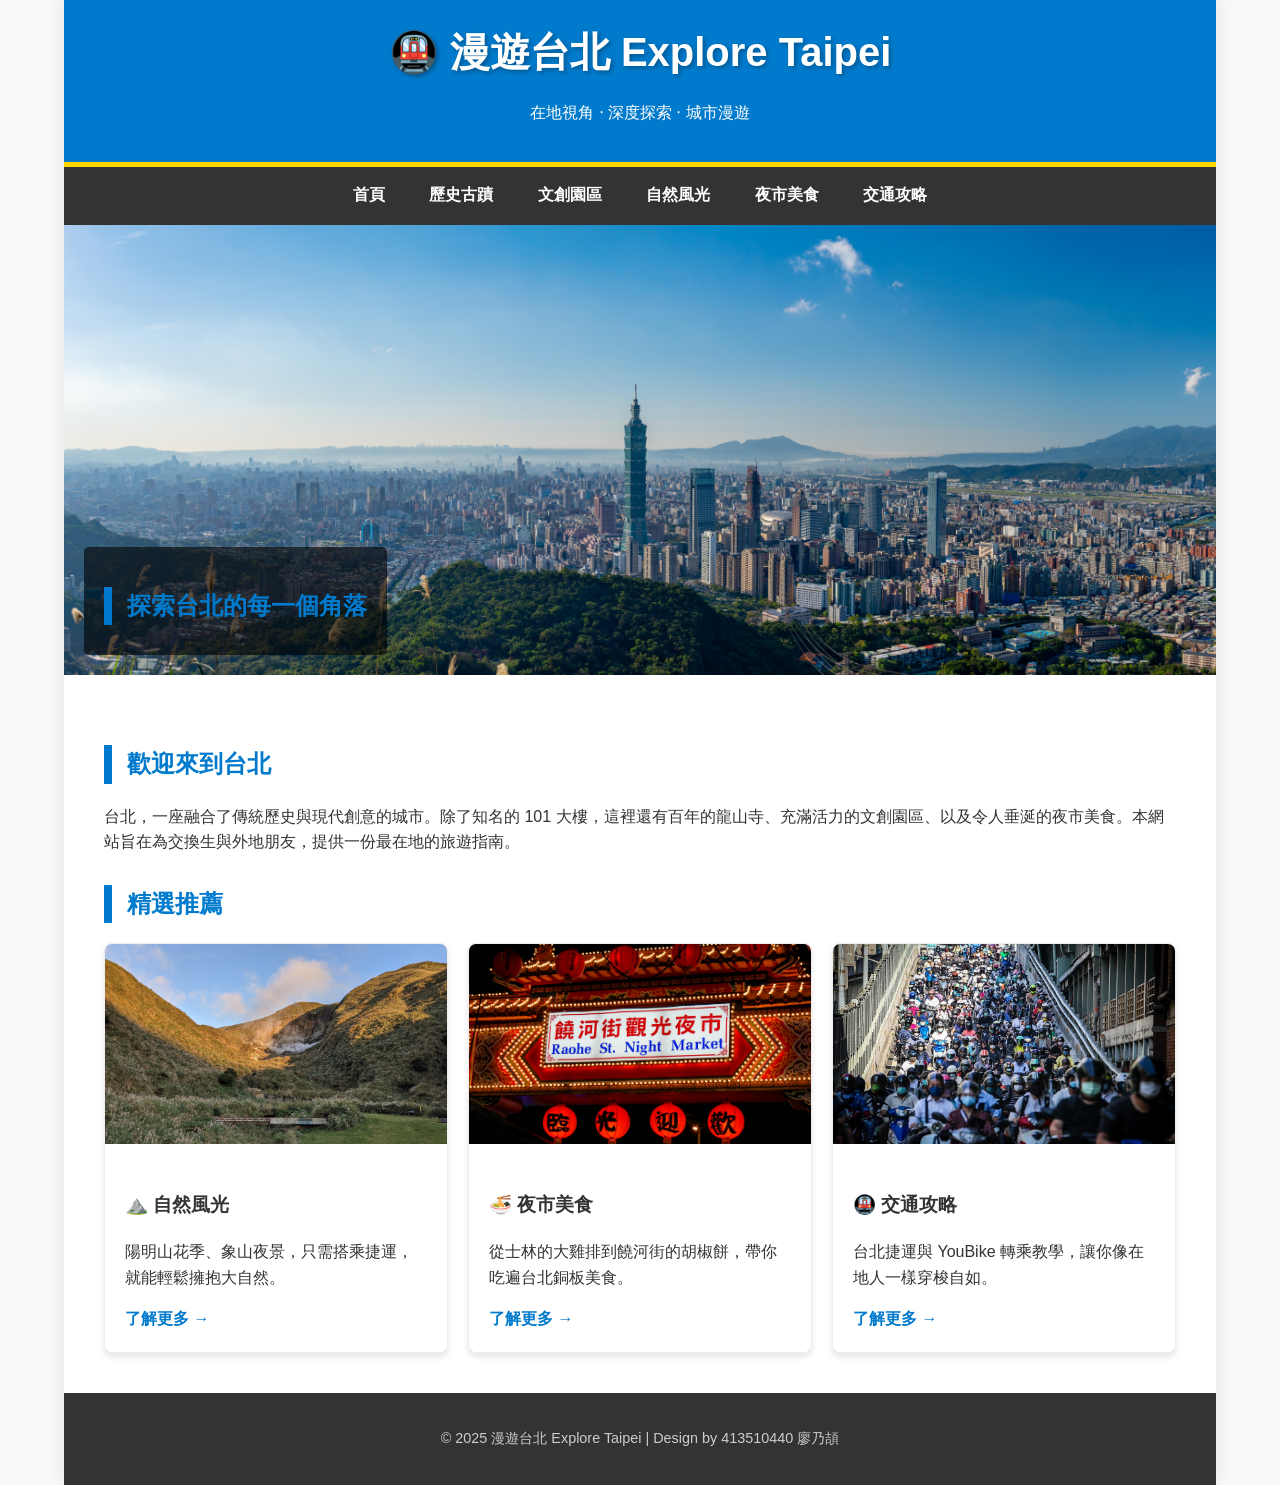
<file: index.html>
<!DOCTYPE html>
<html lang="zh-Hant-TW">
<head>
    <meta charset="UTF-8">
    <meta name="viewport" content="width=device-width, initial-scale=1.0">
    <title>首頁 | 漫遊台北 Explore Taipei</title>
    <link rel="stylesheet" href="style.css">
    <link rel="stylesheet" href="1141_final.css">
</head>
<body>

<a href="https://circuitcortex.github.io/hw3/proposal.html" class="button">
    <span id="ptext" class="button_text">Proposal</span>
</a>
<script src="1141_final.js"></script>

<div class="wrapper">

    <header>
        <h1>🚇 漫遊台北 Explore Taipei</h1>
        <p>在地視角 ‧ 深度探索 ‧ 城市漫遊</p>
    </header>

    <nav>
        <ul>
            <li><a href="index.html">首頁</a></li>
            <li><a href="history.html">歷史古蹟</a></li>
            <li><a href="creative.html">文創園區</a></li>
            <li><a href="nature.html">自然風光</a></li>
            <li><a href="food.html">夜市美食</a></li>
            <li><a href="transport.html">交通攻略</a></li>
        </ul>
    </nav>

    <div style="width:100%; height:450px; overflow:hidden; position:relative;">
        <img src="images/banner.jpg" alt="台北101城市景觀" style="width:100%; height:100%; object-fit:cover;">
        <div style="position:absolute; bottom:20px; left:20px; background:rgba(0,0,0,0.6); color:white; padding:10px 20px; border-radius:5px;">
            <h2>探索台北的每一個角落</h2>
        </div>
    </div>

    <main>
        <section>
            <h2>歡迎來到台北</h2>
            <p>台北，一座融合了傳統歷史與現代創意的城市。除了知名的 101 大樓，這裡還有百年的龍山寺、充滿活力的文創園區、以及令人垂涎的夜市美食。本網站旨在為交換生與外地朋友，提供一份最在地的旅遊指南。</p>
        </section>

        <section>
            <h2>精選推薦</h2>
            <div class="flex-container">
                <article class="card">
                    <img src="images/nature.jpg" alt="自然風光">
                    <div class="card-text">
                        <h3>⛰️ 自然風光</h3>
                        <p>陽明山花季、象山夜景，只需搭乘捷運，就能輕鬆擁抱大自然。</p>
                        <a href="nature.html" style="color:#007ACC; font-weight:bold;">了解更多 →</a>
                    </div>
                </article>

                <article class="card">
                    <img src="images/food.jpg" alt="夜市美食">
                    <div class="card-text">
                        <h3>🍜 夜市美食</h3>
                        <p>從士林的大雞排到饒河街的胡椒餅，帶你吃遍台北銅板美食。</p>
                        <a href="food.html" style="color:#007ACC; font-weight:bold;">了解更多 →</a>
                    </div>
                </article>

                <article class="card">
                    <img src="images/transport.jpg" alt="交通攻略">
                    <div class="card-text">
                        <h3>🚇 交通攻略</h3>
                        <p>台北捷運與 YouBike 轉乘教學，讓你像在地人一樣穿梭自如。</p>
                        <a href="transport.html" style="color:#007ACC; font-weight:bold;">了解更多 →</a>
                    </div>
                </article>
            </div>
        </section>
    </main>

    <footer>
        <p>&copy; 2025 漫遊台北 Explore Taipei | Design by 413510440 廖乃頡</p>
    </footer>

</div>

</body>
</html>
</file>
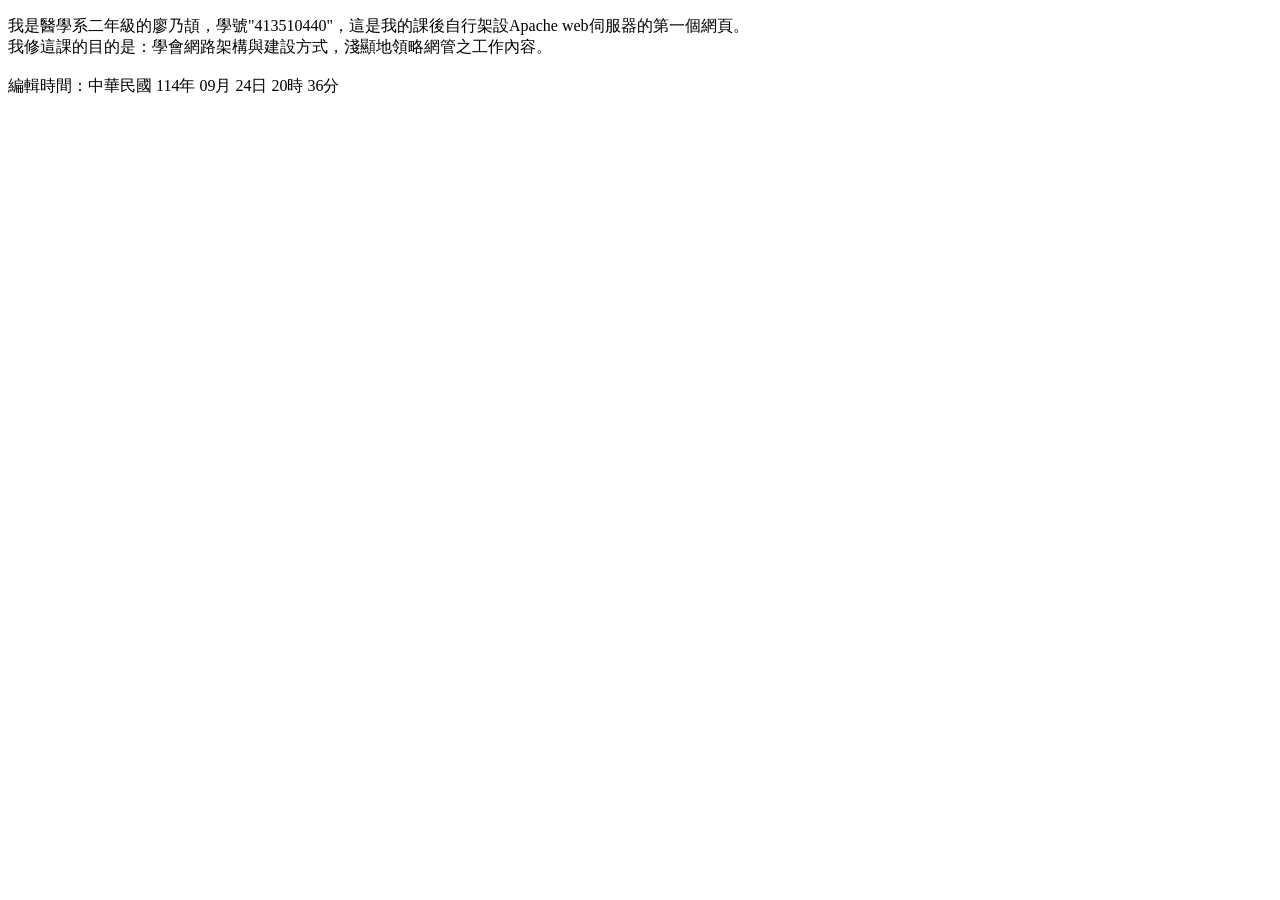
<file: hw1/index.html>
<!DOCTYPE html>
<html lang="zh-Hant-TW">
<head>
    <meta http-equiv="Content-Type" content="text/html; charset=utf-8">
    <title>作業一</title>
</head>

<body>
    <p>
    我是醫學系二年級的廖乃頡，學號"413510440"，這是我的課後自行架設Apache web伺服器的第一個網頁。<br>
    我修這課的目的是：學會網路架構與建設方式，淺顯地領略網管之工作內容。<br><br>
    編輯時間：中華民國 114年 09月 24日 20時 36分
    </p>
</body>

</html>
</file>
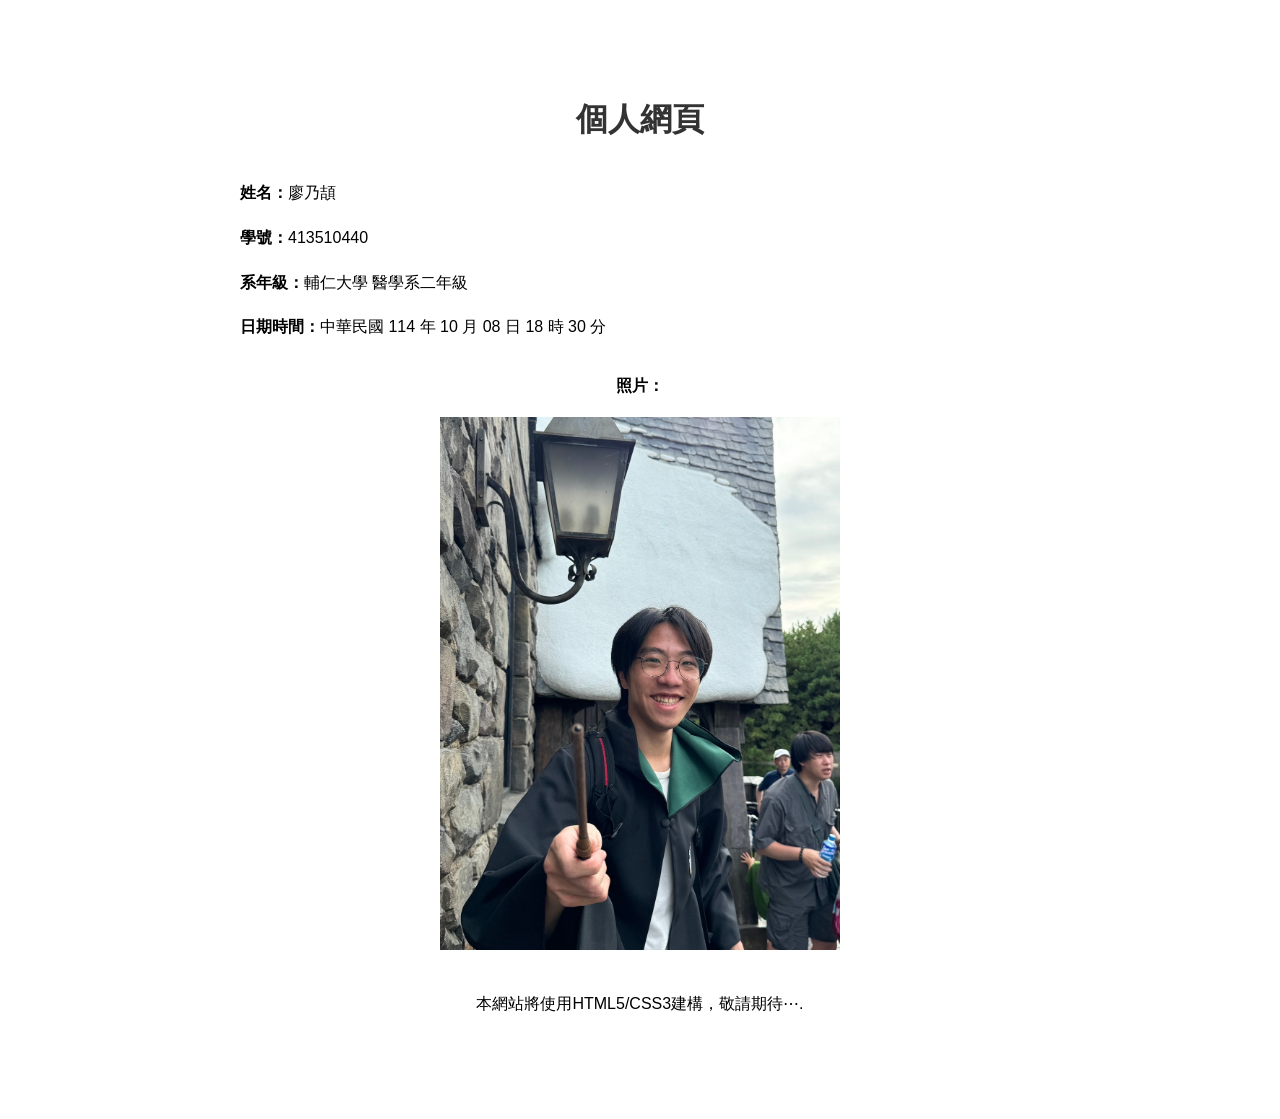
<file: hw2/index.html>
<!DOCTYPE html>
<html lang="zh-Hant-TW">
<head>
    <meta charset="UTF-8">
    <meta name="viewport" content="width=device-width, initial-scale=1.0">
    <title>廖乃頡的個人網頁</title>
    <style>
        body {
            font-family: Arial, sans-serif;
            max-width: 800px;
            margin: 50px auto;
            padding: 20px;
            line-height: 1.8;
        }

        h1 {
            text-align: center;
            color: #333;
        }

        .info {
            margin: 30px 0;
        }

        .photo {
            text-align: center;
            margin: 30px 0;
        }

        .photo img {
            max-width: 400px;
            width: 100%;
            height: auto;
        }

        .future {
            margin: 30px 0;
            text-align: center;
        }
    </style>
</head>
<body>
<h1>個人網頁</h1>

<div class="info">
    <p><strong>姓名：</strong>廖乃頡</p>
    <p><strong>學號：</strong>413510440</p>
    <p><strong>系年級：</strong>輔仁大學 醫學系二年級</p>
    <p><strong>日期時間：</strong>中華民國 114 年 10 月 08 日 18 時 30 分</p>
</div>

<div class="photo">
    <p><strong>照片：</strong></p>
    <img src="photo.jpg" alt="廖乃頡的照片">
</div>

<div class="future">
    <p>本網站將使用HTML5/CSS3建構，敬請期待⋯.</p>
</div>
</body>
</html>
</file>
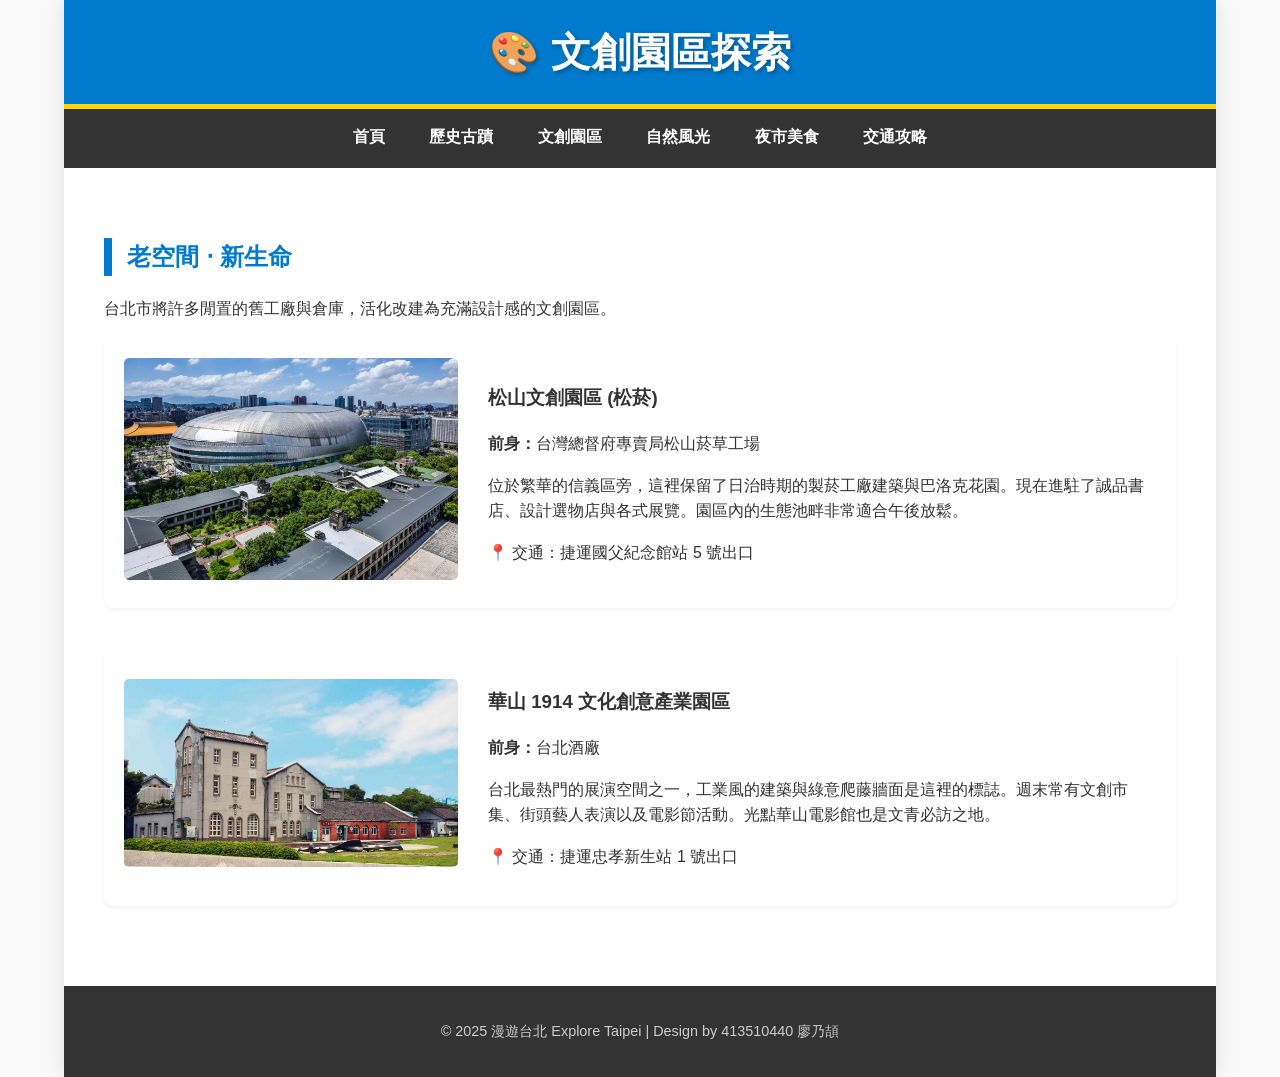
<file: creative.html>
<!DOCTYPE html>
<html lang="zh-Hant-TW">
<head>
    <meta charset="UTF-8">
    <meta name="viewport" content="width=device-width, initial-scale=1.0">
    <title>文創園區 | 漫遊台北 Explore Taipei</title>
    <link rel="stylesheet" href="style.css">
    <style>
        /* [頁面專屬樣式] 示範在個別頁面加入 CSS */
        .spot-block {
            display: flex;
            margin-bottom: 40px;
            background: #fff;
            padding: 20px;
            border-radius: 10px;
            box-shadow: 0 2px 5px rgba(0,0,0,0.05);
            align-items: center; /* 垂直置中 */
        }
        .spot-img {
            flex: 1;
            max-width: 400px;
            margin-right: 30px;
        }
        .spot-img img {
            width: 100%;
            border-radius: 5px;
        }
        .spot-info {
            flex: 2;
        }
        /* RWD: 手機版變成上下排列 */
        @media (max-width: 768px) {
            .spot-block {
                flex-direction: column;
            }
            .spot-img {
                margin-right: 0;
                margin-bottom: 20px;
                max-width: 100%;
            }
        }
    </style>
</head>
<body>

<div class="wrapper">

    <header>
        <h1>🎨 文創園區探索</h1>
    </header>

    <nav>
        <ul>
            <li><a href="index.html">首頁</a></li>
            <li><a href="history.html">歷史古蹟</a></li>
            <li><a href="creative.html">文創園區</a></li>
            <li><a href="nature.html">自然風光</a></li>
            <li><a href="food.html">夜市美食</a></li>
            <li><a href="transport.html">交通攻略</a></li>
        </ul>
    </nav>

    <main>
        <h2>老空間 ‧ 新生命</h2>
        <p>台北市將許多閒置的舊工廠與倉庫，活化改建為充滿設計感的文創園區。</p>

        <div class="spot-block">
            <div class="spot-img">
                <img src="images/songshan.jpg" alt="松山文創園區">
            </div>
            <div class="spot-info">
                <h3>松山文創園區 (松菸)</h3>
                <p><strong>前身：</strong>台灣總督府專賣局松山菸草工場</p>
                <p>位於繁華的信義區旁，這裡保留了日治時期的製菸工廠建築與巴洛克花園。現在進駐了誠品書店、設計選物店與各式展覽。園區內的生態池畔非常適合午後放鬆。</p>
                <p>📍 交通：捷運國父紀念館站 5 號出口</p>
            </div>
        </div>

        <div class="spot-block">
            <div class="spot-img">
                <img src="images/huashan.jpg" alt="華山1914文創園區">
            </div>
            <div class="spot-info">
                <h3>華山 1914 文化創意產業園區</h3>
                <p><strong>前身：</strong>台北酒廠</p>
                <p>台北最熱門的展演空間之一，工業風的建築與綠意爬藤牆面是這裡的標誌。週末常有文創市集、街頭藝人表演以及電影節活動。光點華山電影館也是文青必訪之地。</p>
                <p>📍 交通：捷運忠孝新生站 1 號出口</p>
            </div>
        </div>

    </main>

    <footer>
        <p>&copy; 2025 漫遊台北 Explore Taipei | Design by 413510440 廖乃頡</p>
    </footer>

</div>

</body>
</html>
</file>
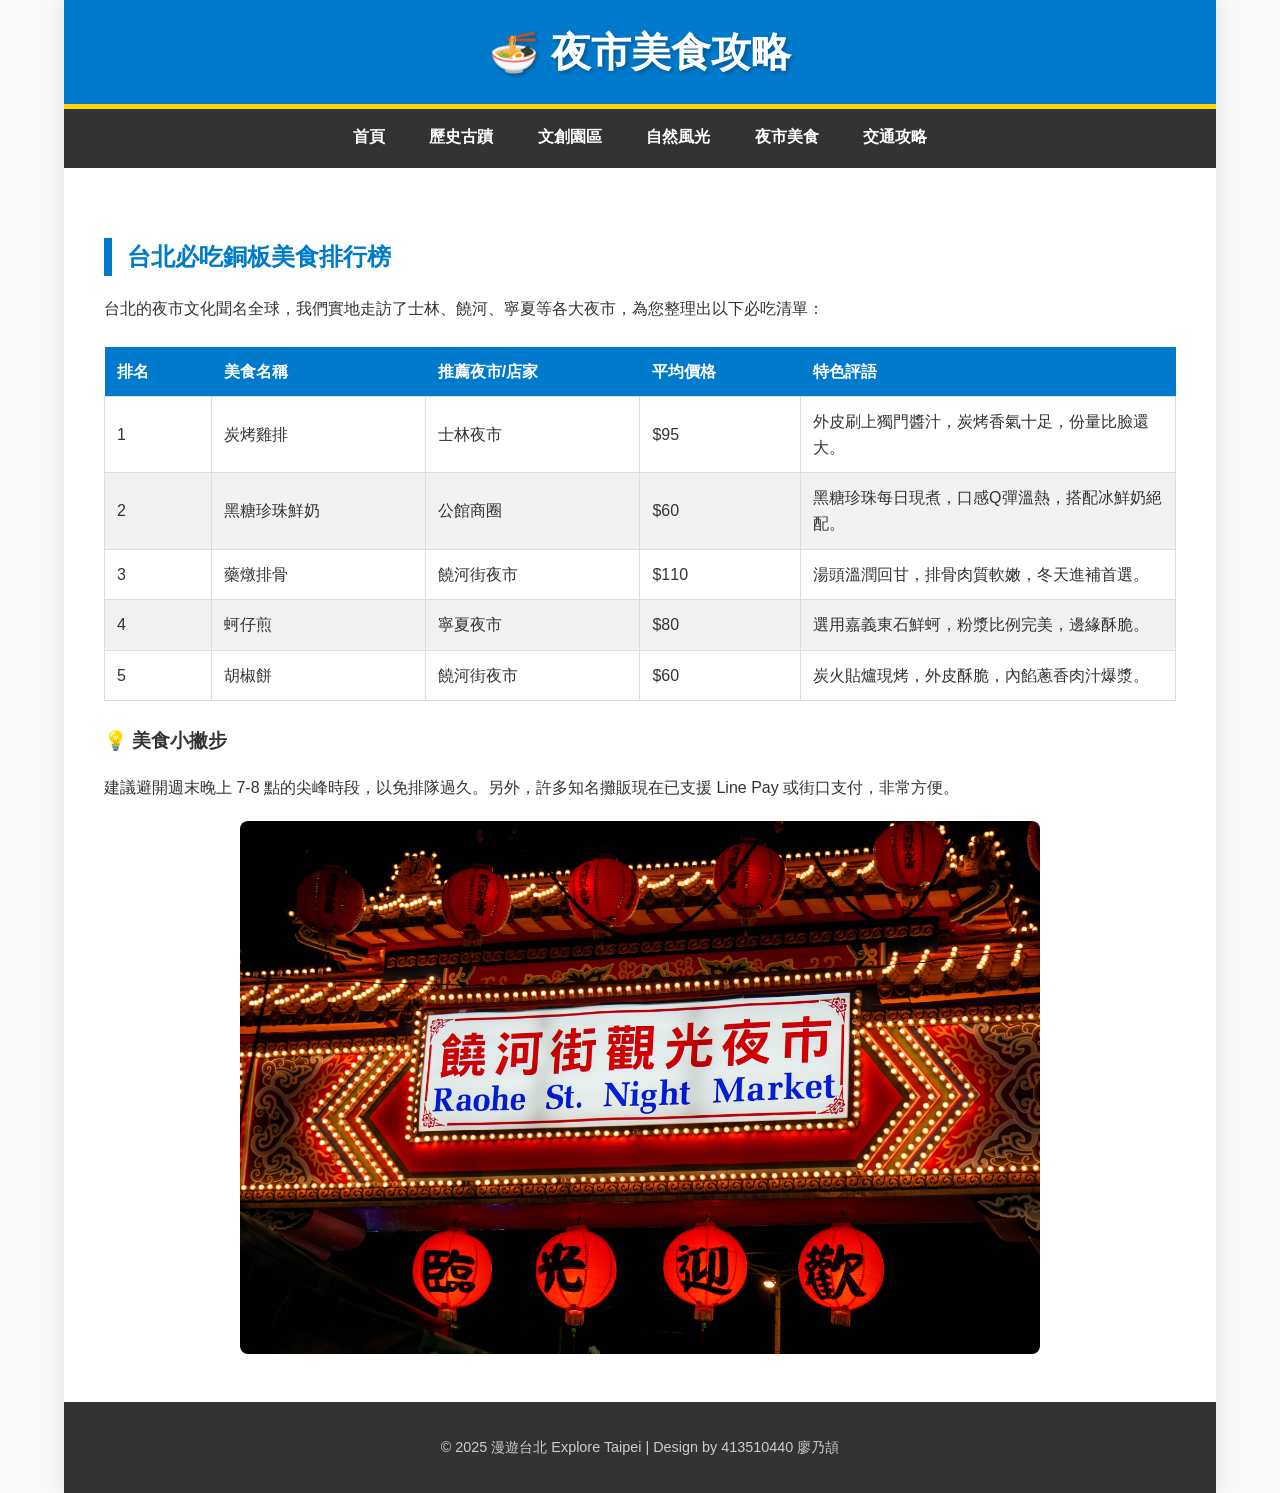
<file: food.html>
<!DOCTYPE html>
<html lang="zh-Hant-TW">
<head>
    <meta charset="UTF-8">
    <meta name="viewport" content="width=device-width, initial-scale=1.0">
    <title>夜市美食 | 漫遊台北 Explore Taipei</title>
    <link rel="stylesheet" href="style.css">
</head>
<body>

<div class="wrapper">

    <header>
        <h1>🍜 夜市美食攻略</h1>
    </header>

    <nav>
        <ul>
            <li><a href="index.html">首頁</a></li>
            <li><a href="history.html">歷史古蹟</a></li>
            <li><a href="creative.html">文創園區</a></li>
            <li><a href="nature.html">自然風光</a></li>
            <li><a href="food.html">夜市美食</a></li>
            <li><a href="transport.html">交通攻略</a></li>
        </ul>
    </nav>

    <main>
        <h2>台北必吃銅板美食排行榜</h2>
        <p>台北的夜市文化聞名全球，我們實地走訪了士林、饒河、寧夏等各大夜市，為您整理出以下必吃清單：</p>

        <table class="styled-table">
            <thead>
            <tr>
                <th width="10%">排名</th>
                <th width="20%">美食名稱</th>
                <th width="20%">推薦夜市/店家</th>
                <th width="15%">平均價格</th>
                <th>特色評語</th>
            </tr>
            </thead>
            <tbody>
            <tr>
                <td>1</td>
                <td>炭烤雞排</td>
                <td>士林夜市</td>
                <td>$95</td>
                <td>外皮刷上獨門醬汁，炭烤香氣十足，份量比臉還大。</td>
            </tr>
            <tr>
                <td>2</td>
                <td>黑糖珍珠鮮奶</td>
                <td>公館商圈</td>
                <td>$60</td>
                <td>黑糖珍珠每日現煮，口感Q彈溫熱，搭配冰鮮奶絕配。</td>
            </tr>
            <tr>
                <td>3</td>
                <td>藥燉排骨</td>
                <td>饒河街夜市</td>
                <td>$110</td>
                <td>湯頭溫潤回甘，排骨肉質軟嫩，冬天進補首選。</td>
            </tr>
            <tr>
                <td>4</td>
                <td>蚵仔煎</td>
                <td>寧夏夜市</td>
                <td>$80</td>
                <td>選用嘉義東石鮮蚵，粉漿比例完美，邊緣酥脆。</td>
            </tr>
            <tr>
                <td>5</td>
                <td>胡椒餅</td>
                <td>饒河街夜市</td>
                <td>$60</td>
                <td>炭火貼爐現烤，外皮酥脆，內餡蔥香肉汁爆漿。</td>
            </tr>
            </tbody>
        </table>

        <h3>💡 美食小撇步</h3>
        <p>建議避開週末晚上 7-8 點的尖峰時段，以免排隊過久。另外，許多知名攤販現在已支援 Line Pay 或街口支付，非常方便。</p>

        <div style="text-align: center; margin-top: 20px;">
            <img src="images/food.jpg" alt="夜市美食合照" style="width: 100%; max-width: 800px; border-radius: 8px;">
        </div>

    </main>

    <footer>
        <p>&copy; 2025 漫遊台北 Explore Taipei | Design by 413510440 廖乃頡</p>
    </footer>

</div>

</body>
</html>
</file>
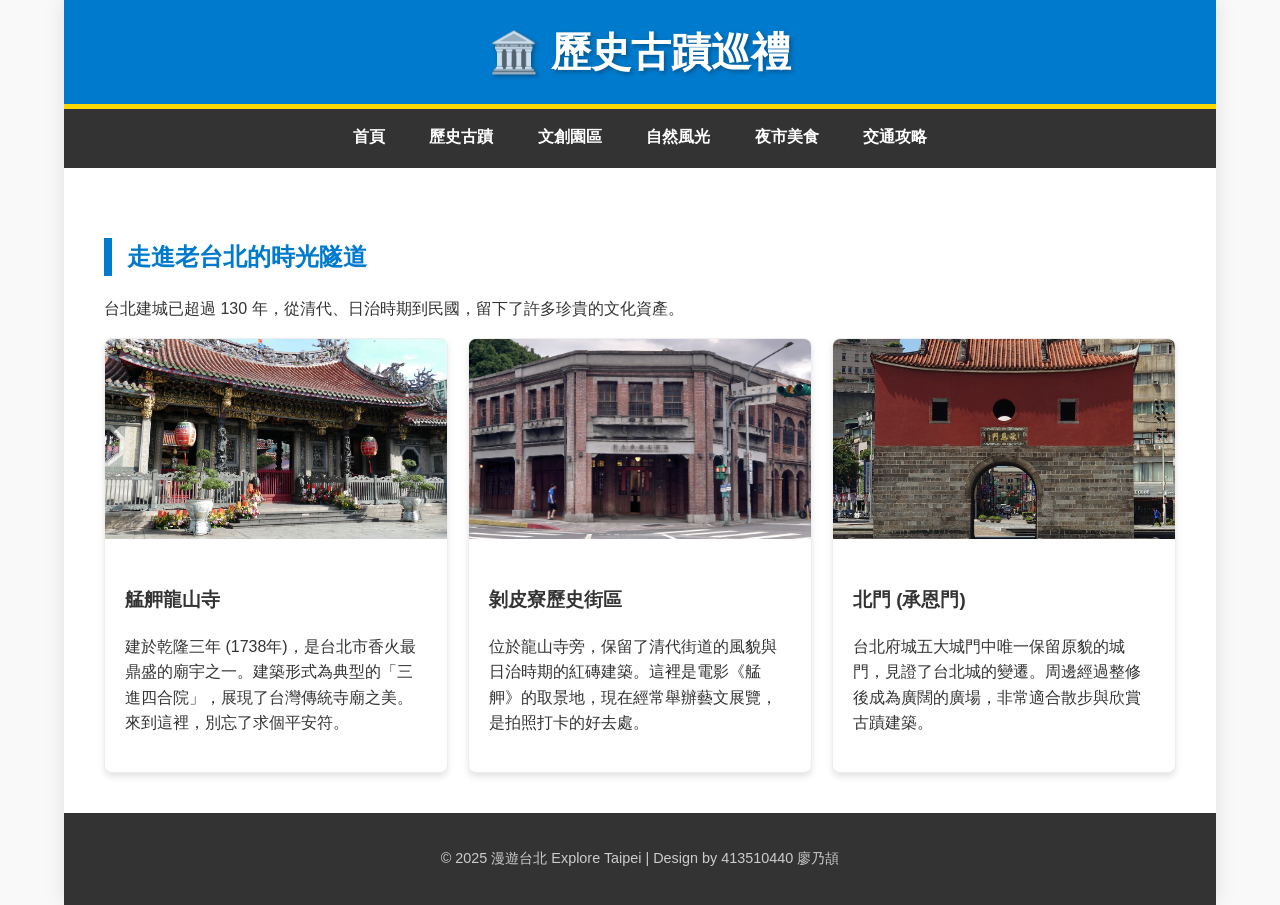
<file: history.html>
<!DOCTYPE html>
<html lang="zh-Hant-TW">
<head>
    <meta charset="UTF-8">
    <meta name="viewport" content="width=device-width, initial-scale=1.0">
    <title>歷史古蹟 | 漫遊台北 Explore Taipei</title>
    <link rel="stylesheet" href="style.css">
</head>
<body>

<div class="wrapper">

    <header>
        <h1>🏛️ 歷史古蹟巡禮</h1>
    </header>

    <nav>
        <ul>
            <li><a href="index.html">首頁</a></li>
            <li><a href="history.html">歷史古蹟</a></li>
            <li><a href="creative.html">文創園區</a></li>
            <li><a href="nature.html">自然風光</a></li>
            <li><a href="food.html">夜市美食</a></li>
            <li><a href="transport.html">交通攻略</a></li>
        </ul>
    </nav>

    <main>
        <h2>走進老台北的時光隧道</h2>
        <p>台北建城已超過 130 年，從清代、日治時期到民國，留下了許多珍貴的文化資產。</p>

        <div class="flex-container">
            <article class="card">
                <img src="images/longshan.jpg" alt="艋舺龍山寺">
                <div class="card-text">
                    <h3>艋舺龍山寺</h3>
                    <p>建於乾隆三年 (1738年)，是台北市香火最鼎盛的廟宇之一。建築形式為典型的「三進四合院」，展現了台灣傳統寺廟之美。來到這裡，別忘了求個平安符。</p>
                </div>
            </article>

            <article class="card">
                <img src="images/bopiliao.jpg" alt="剝皮寮歷史街區">
                <div class="card-text">
                    <h3>剝皮寮歷史街區</h3>
                    <p>位於龍山寺旁，保留了清代街道的風貌與日治時期的紅磚建築。這裡是電影《艋舺》的取景地，現在經常舉辦藝文展覽，是拍照打卡的好去處。</p>
                </div>
            </article>

            <article class="card">
                <img src="images/beimen.jpg" alt="北門 (承恩門)">
                <div class="card-text">
                    <h3>北門 (承恩門)</h3>
                    <p>台北府城五大城門中唯一保留原貌的城門，見證了台北城的變遷。周邊經過整修後成為廣闊的廣場，非常適合散步與欣賞古蹟建築。</p>
                </div>
            </article>
        </div>

    </main>

    <footer>
        <p>&copy; 2025 漫遊台北 Explore Taipei | Design by 413510440 廖乃頡</p>
    </footer>

</div>

</body>
</html>
</file>
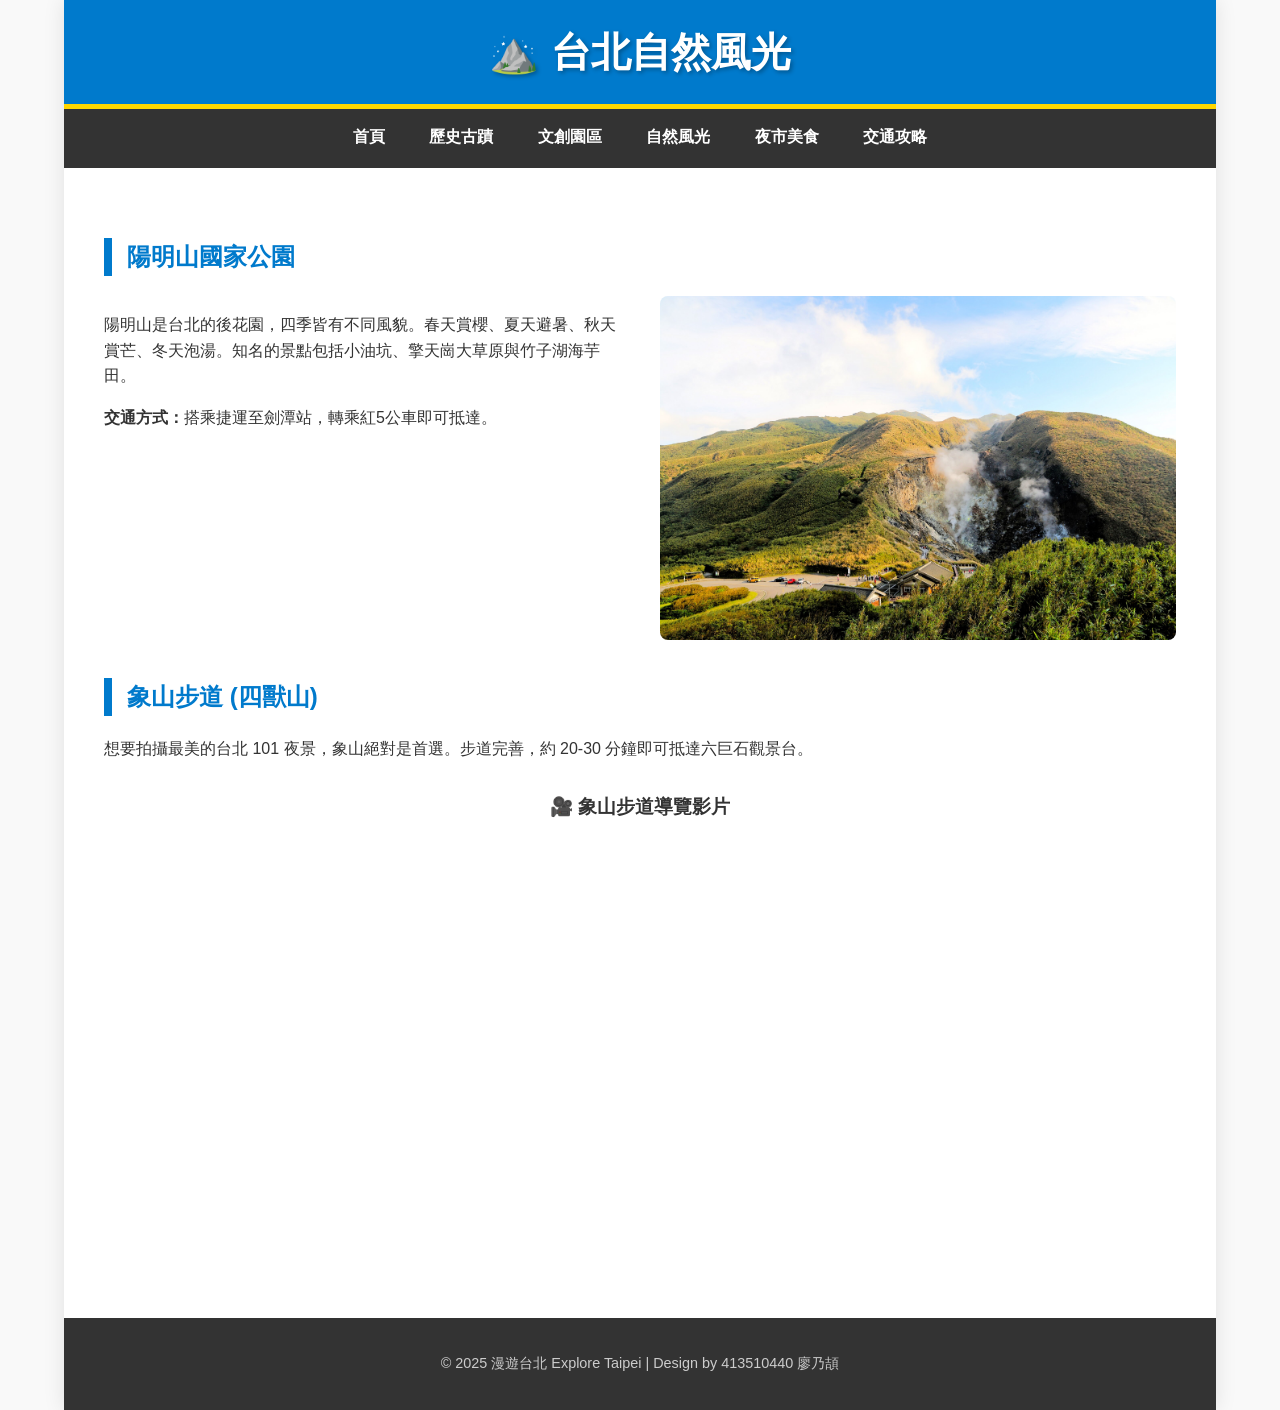
<file: nature.html>
<!DOCTYPE html>
<html lang="zh-Hant-TW">
<head>
    <meta charset="UTF-8">
    <meta name="viewport" content="width=device-width, initial-scale=1.0">
    <title>自然風光 | 漫遊台北</title>
    <link rel="stylesheet" href="style.css">
</head>
<body>

<div class="wrapper">

    <header>
        <h1>⛰️ 台北自然風光</h1>
    </header>

    <nav>
        <ul>
            <li><a href="index.html">首頁</a></li>
            <li><a href="history.html">歷史古蹟</a></li>
            <li><a href="creative.html">文創園區</a></li>
            <li><a href="nature.html">自然風光</a></li>
            <li><a href="food.html">夜市美食</a></li>
            <li><a href="transport.html">交通攻略</a></li>
        </ul>
    </nav>

    <main>
        <h2>陽明山國家公園</h2>
        <div class="flex-container">
            <div style="flex:1; min-width:300px; padding-right:20px;">
                <p>陽明山是台北的後花園，四季皆有不同風貌。春天賞櫻、夏天避暑、秋天賞芒、冬天泡湯。知名的景點包括小油坑、擎天崗大草原與竹子湖海芋田。</p>
                <p><strong>交通方式：</strong>搭乘捷運至劍潭站，轉乘紅5公車即可抵達。</p>
            </div>
            <div style="flex:1; min-width:300px;">
                <img src="images/yangmingshan.jpg" alt="陽明山" style="width:100%; border-radius:8px;">
            </div>
        </div>

        <h2>象山步道 (四獸山)</h2>
        <p>想要拍攝最美的台北 101 夜景，象山絕對是首選。步道完善，約 20-30 分鐘即可抵達六巨石觀景台。</p>

        <div style="text-align:center; margin:30px 0;">
            <h3>🎥 象山步道導覽影片</h3>
            <iframe width="100%" height="400" src="https://www.youtube.com/embed/VZV5AVg7NlM?si=1LldEJqbfFvOMSBU" title="YouTube video player" frameborder="0" allow="accelerometer; autoplay; clipboard-write; encrypted-media; gyroscope; picture-in-picture" allowfullscreen></iframe>
        </div>

    </main>

    <footer>
        <p>&copy; 2025 漫遊台北 Explore Taipei | Design by 413510440 廖乃頡</p>
    </footer>

</div>

</body>
</html>
</file>
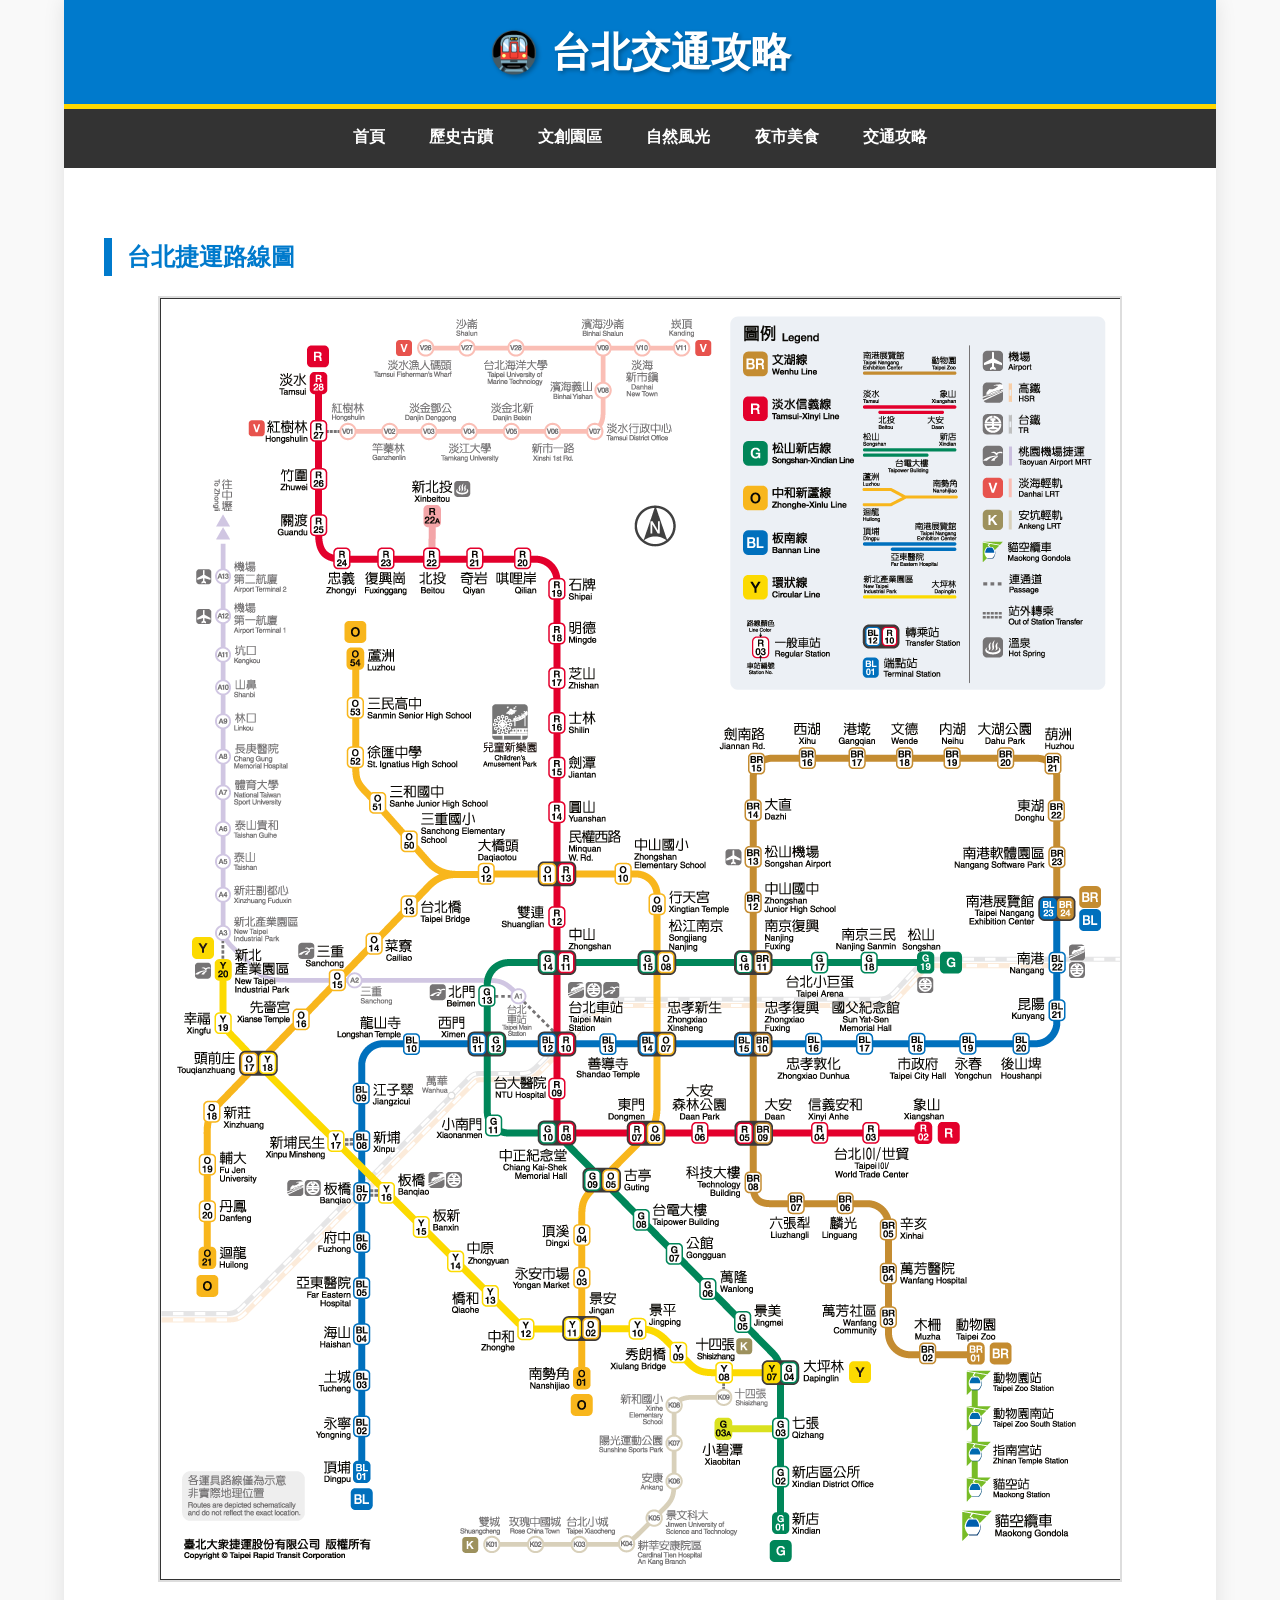
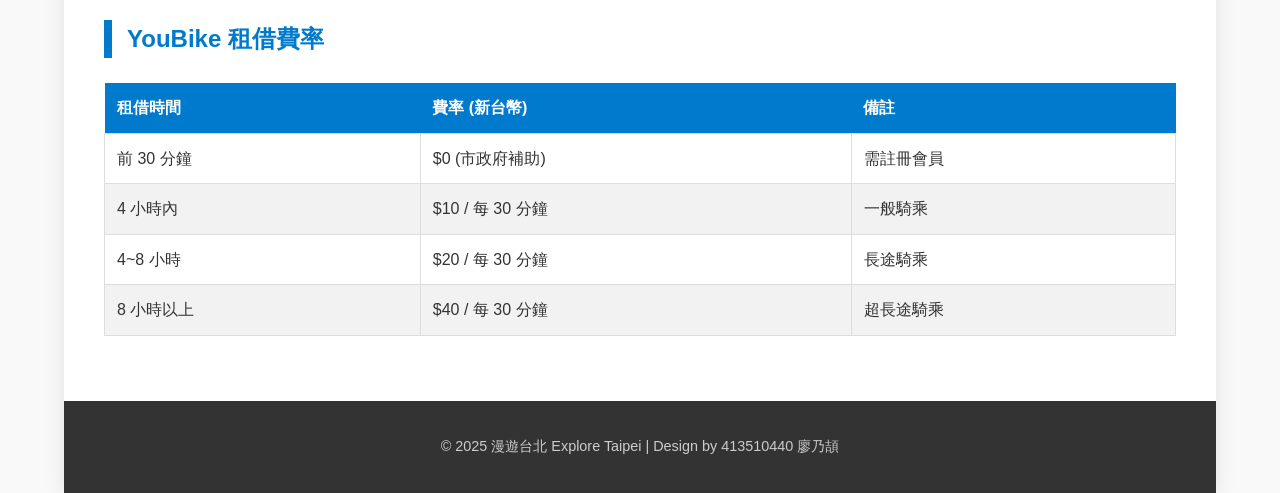
<file: transport.html>
<!DOCTYPE html>
<html lang="zh-Hant-TW">
<head>
    <meta charset="UTF-8">
    <meta name="viewport" content="width=device-width, initial-scale=1.0">
    <title>交通攻略 | 漫遊台北</title>
    <link rel="stylesheet" href="style.css">
</head>
<body>

<div class="wrapper">

    <header>
        <h1>🚇 台北交通攻略</h1>
    </header>

    <nav>
        <ul>
            <li><a href="index.html">首頁</a></li>
            <li><a href="history.html">歷史古蹟</a></li>
            <li><a href="creative.html">文創園區</a></li>
            <li><a href="nature.html">自然風光</a></li>
            <li><a href="food.html">夜市美食</a></li>
            <li><a href="transport.html">交通攻略</a></li>
        </ul>
    </nav>

    <main>
        <h2>台北捷運路線圖</h2>

        <div style="text-align:center;">
            <img src="images/mrt_map.png" alt="台北捷運路線圖" usemap="#mrtmap" style="max-width:100%; border:2px solid #ddd;">
        </div>

        <h2>YouBike 租借費率</h2>
        <table class="styled-table">
            <thead>
            <tr>
                <th>租借時間</th>
                <th>費率 (新台幣)</th>
                <th>備註</th>
            </tr>
            </thead>
            <tbody>
            <tr>
                <td>前 30 分鐘</td>
                <td>$0 (市政府補助)</td>
                <td>需註冊會員</td>
            </tr>
            <tr>
                <td>4 小時內</td>
                <td>$10 / 每 30 分鐘</td>
                <td>一般騎乘</td>
            </tr>
            <tr>
                <td>4~8 小時</td>
                <td>$20 / 每 30 分鐘</td>
                <td>長途騎乘</td>
            </tr>
            <tr>
                <td>8 小時以上</td>
                <td>$40 / 每 30 分鐘</td>
                <td>超長途騎乘</td>
            </tr>
            </tbody>
        </table>

    </main>

    <footer>
        <p>&copy; 2025 漫遊台北 Explore Taipei | Design by 413510440 廖乃頡</p>
    </footer>

</div>

</body>
</html>
</file>
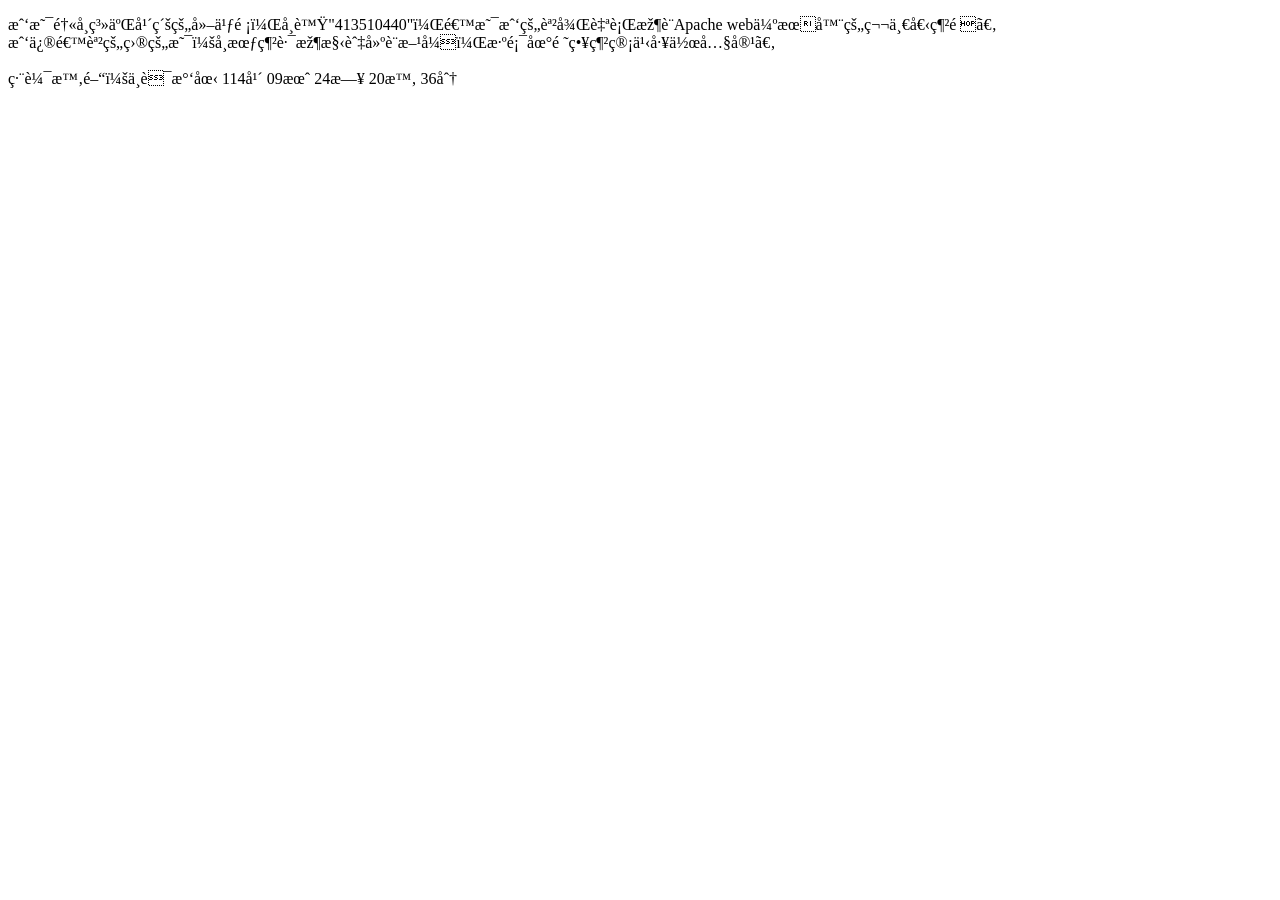
<file: hw1/index_og.html>
<!DOCTYPE html>
<html lang="zh-Hant-TW">
<head>
    <meta content="text/html; charset=utf-8">
    <title>作業一</title>
</head>

<body>
    <p>
    我是醫學系二年級的廖乃頡，學號"413510440"，這是我的課後自行架設Apache web伺服器的第一個網頁。<br>
    我修這課的目的是：學會網路架構與建設方式，淺顯地領略網管之工作內容。<br><br>
    編輯時間：中華民國 114年 09月 24日 20時 36分
    </p>
</body>

</html>
</file>
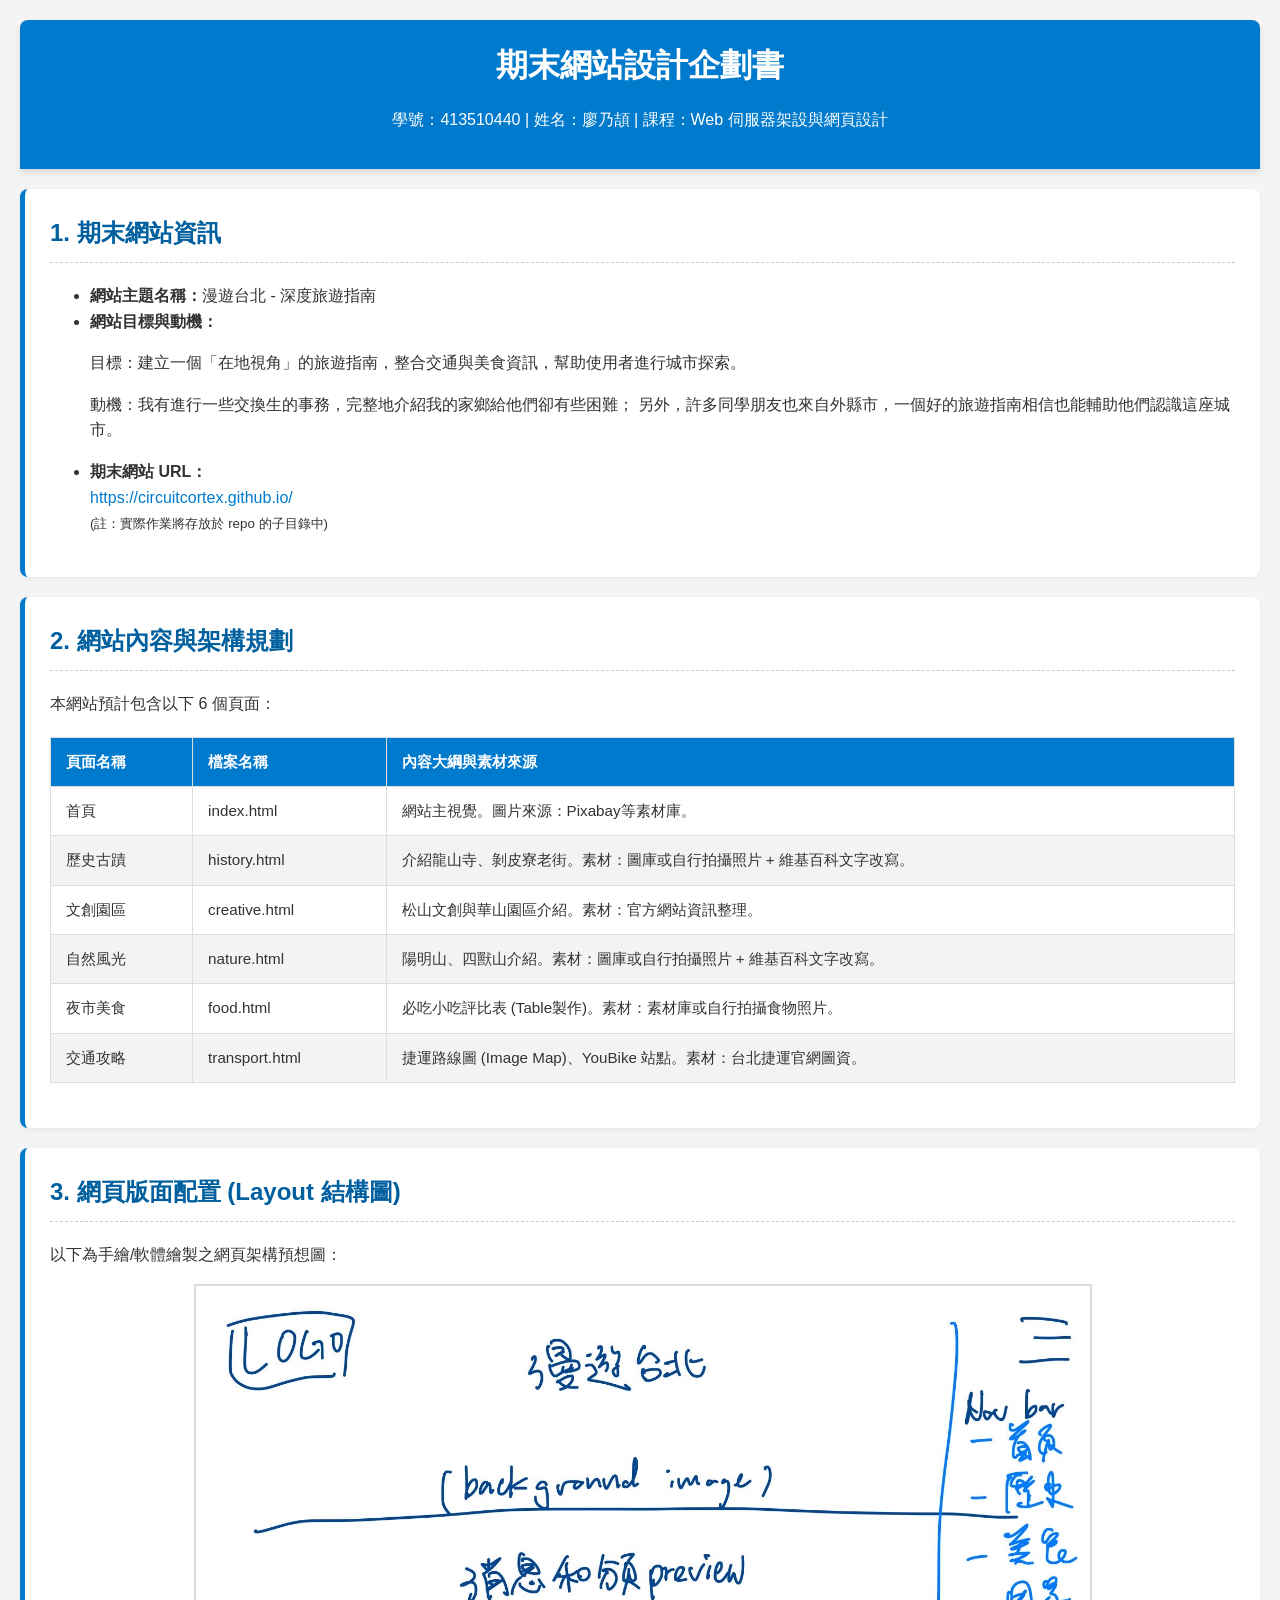
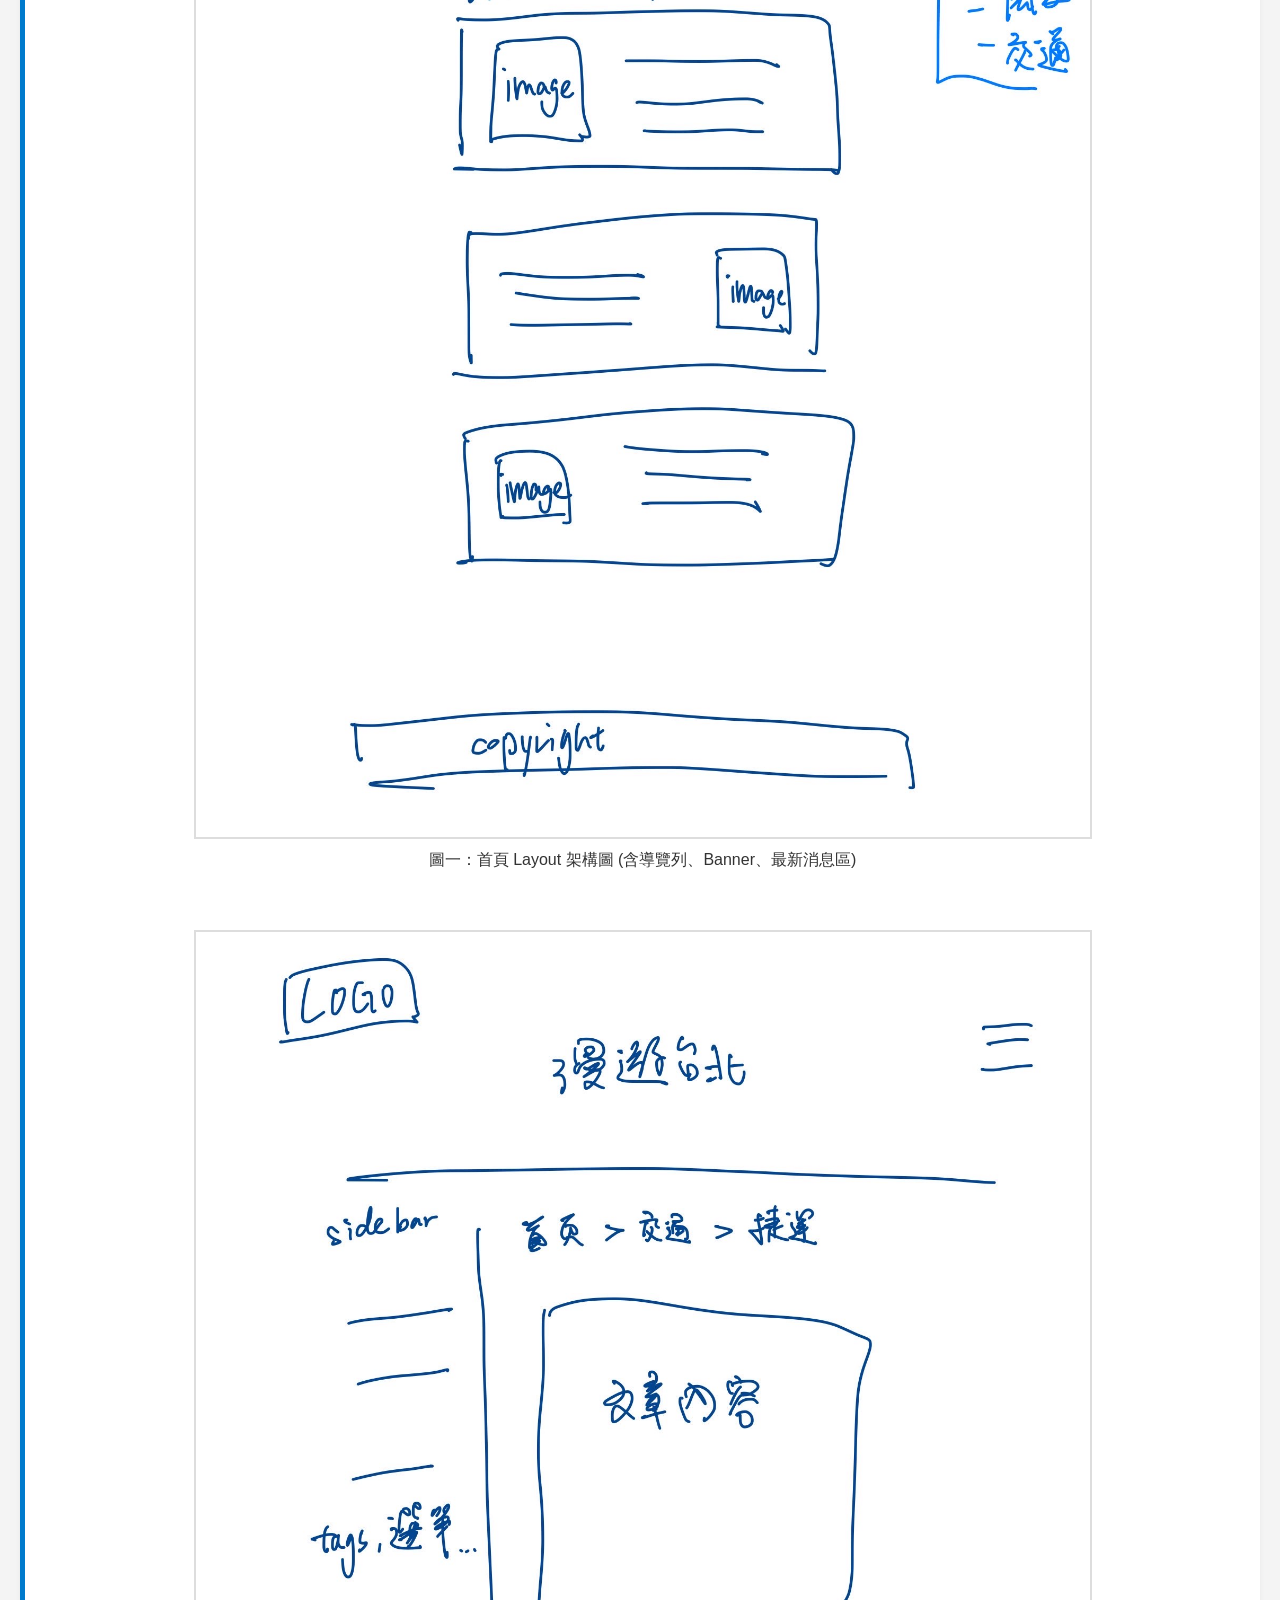
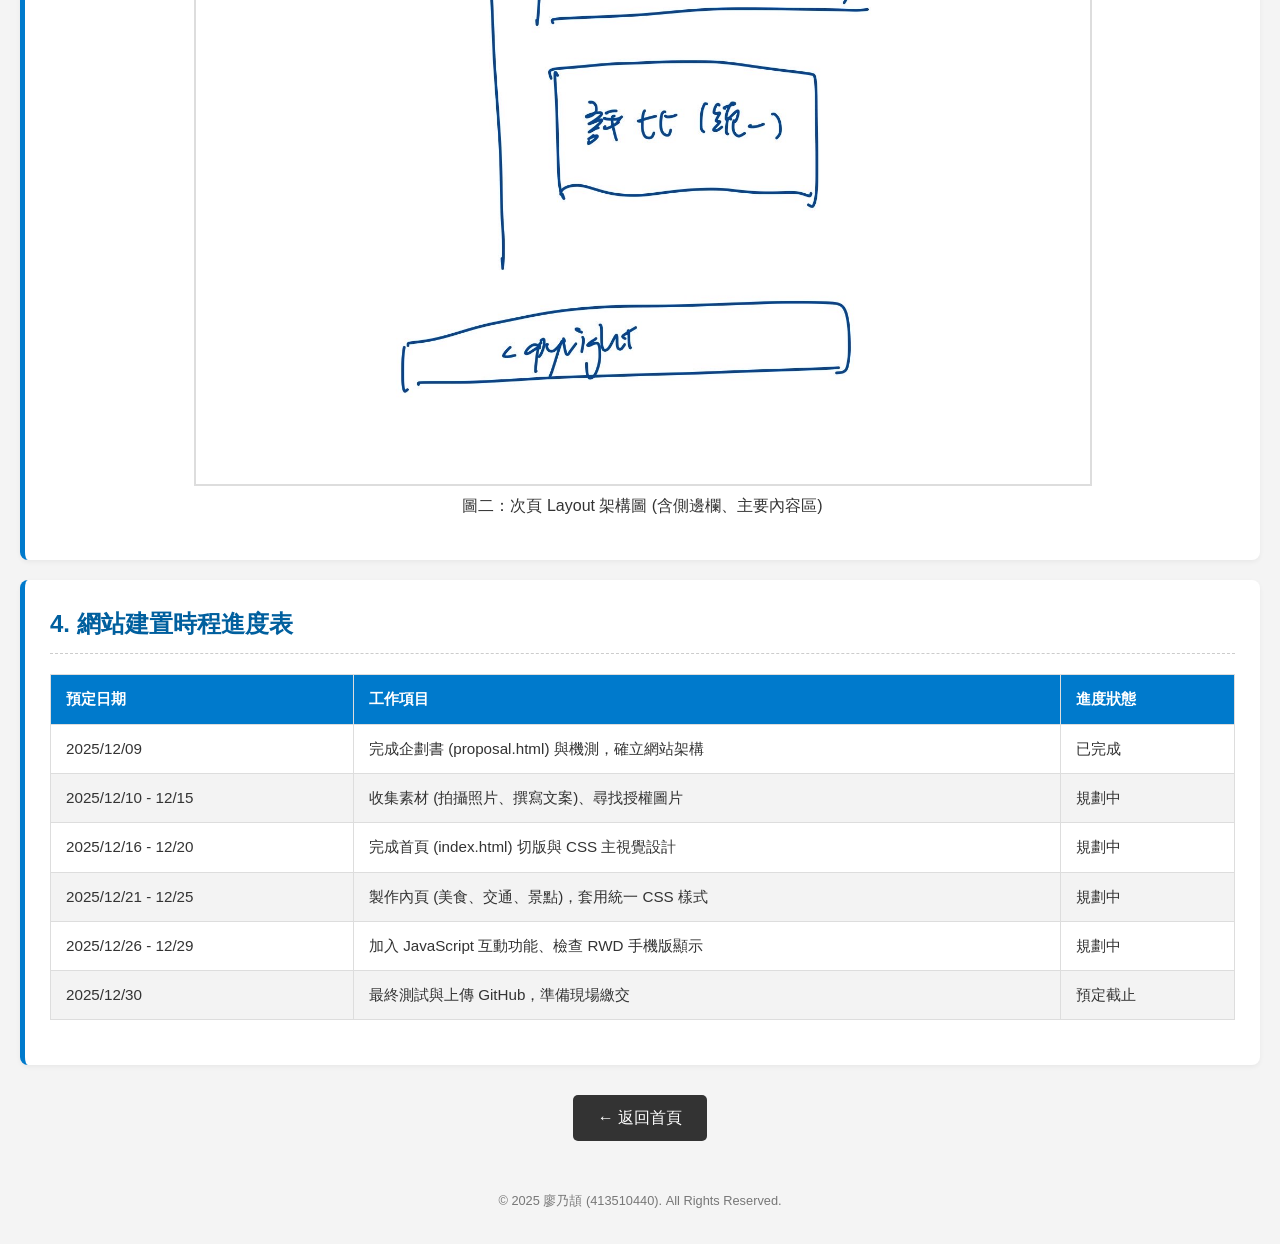
<file: hw3/proposal.html>
<!DOCTYPE html>
<html lang="zh-Hant-TW">
<head>
    <meta charset="UTF-8">
    <meta name="viewport" content="width=device-width, initial-scale=1.0">
    <title>期末網站設計企劃書 | 漫遊台北</title>
    <link rel="stylesheet" href="pro.css">
</head>

<script>
    msg="醫學二廖乃頡於"+document.lastModified+"定稿期末網站企劃書";
    document.title=msg;
</script>

<body>

<header id="main-header">
    <h1>期末網站設計企劃書</h1>
    <p>學號：413510440 | 姓名：廖乃頡 | 課程：Web 伺服器架設與網頁設計</p>
</header>

<main>
    <section class="content-section">
        <h2>1. 期末網站資訊</h2>
        <ul>
            <li><strong>網站主題名稱：</strong>漫遊台北 - 深度旅遊指南</li>
            <li><strong>網站目標與動機：</strong>
                <p>目標：建立一個「在地視角」的旅遊指南，整合交通與美食資訊，幫助使用者進行城市探索。</p>
                <p>動機：我有進行一些交換生的事務，完整地介紹我的家鄉給他們卻有些困難；
                    另外，許多同學朋友也來自外縣市，一個好的旅遊指南相信也能輔助他們認識這座城市。</p>
            </li>
            <li><strong>期末網站 URL：</strong>
                <br>
                <a href="https://circuitcortex.github.io/" target="_blank">https://circuitcortex.github.io/</a>
                <br><small>(註：實際作業將存放於 repo 的子目錄中)</small>
            </li>
        </ul>
    </section>

    <section class="content-section">
        <h2>2. 網站內容與架構規劃</h2>
        <p>本網站預計包含以下 6 個頁面：</p>
        <table class="styled-table">
            <thead>
            <tr>
                <th>頁面名稱</th>
                <th>檔案名稱</th>
                <th>內容大綱與素材來源</th>
            </tr>
            </thead>
            <tbody>
            <tr>
                <td>首頁</td>
                <td>index.html</td>
                <td>網站主視覺。圖片來源：Pixabay等素材庫。</td>
            </tr>
            <tr>
                <td>歷史古蹟</td>
                <td>history.html</td>
                <td>介紹龍山寺、剝皮寮老街。素材：圖庫或自行拍攝照片 + 維基百科文字改寫。</td>
            </tr>
            <tr>
                <td>文創園區</td>
                <td>creative.html</td>
                <td>松山文創與華山園區介紹。素材：官方網站資訊整理。</td>
            </tr>
            <tr>
                <td>自然風光</td>
                <td>nature.html</td>
                <td>陽明山、四獸山介紹。素材：圖庫或自行拍攝照片 + 維基百科文字改寫。</td>
            </tr>
            <tr>
                <td>夜市美食</td>
                <td>food.html</td>
                <td>必吃小吃評比表 (Table製作)。素材：素材庫或自行拍攝食物照片。</td>
            </tr>
            <tr>
                <td>交通攻略</td>
                <td>transport.html</td>
                <td>捷運路線圖 (Image Map)、YouBike 站點。素材：台北捷運官網圖資。</td>
            </tr>
            </tbody>
        </table>
    </section>

    <section class="content-section">
        <h2>3. 網頁版面配置 (Layout 結構圖)</h2>
        <p>以下為手繪/軟體繪製之網頁架構預想圖：</p>

        <div class="layout-images">
            <figure>
                <img src="images/proposal/layout_home.jpg" alt="首頁 Layout 架構圖" class="layout-img">
                <figcaption>圖一：首頁 Layout 架構圖 (含導覽列、Banner、最新消息區)</figcaption>
            </figure>
            <br>
            <figure>
                <img src="images/proposal/layout_sub.jpg" alt="次頁 Layout 架構圖" class="layout-img">
                <figcaption>圖二：次頁 Layout 架構圖 (含側邊欄、主要內容區)</figcaption>
            </figure>
        </div>
    </section>

    <section class="content-section">
        <h2>4. 網站建置時程進度表</h2>
        <table class="styled-table">
            <thead>
            <tr>
                <th>預定日期</th>
                <th>工作項目</th>
                <th>進度狀態</th>
            </tr>
            </thead>
            <tbody>
            <tr>
                <td>2025/12/09</td>
                <td>完成企劃書 (proposal.html) 與機測，確立網站架構</td>
                <td>已完成</td>
            </tr>
            <tr>
                <td>2025/12/10 - 12/15</td>
                <td>收集素材 (拍攝照片、撰寫文案)、尋找授權圖片</td>
                <td>規劃中</td>
            </tr>
            <tr>
                <td>2025/12/16 - 12/20</td>
                <td>完成首頁 (index.html) 切版與 CSS 主視覺設計</td>
                <td>規劃中</td>
            </tr>
            <tr>
                <td>2025/12/21 - 12/25</td>
                <td>製作內頁 (美食、交通、景點)，套用統一 CSS 樣式</td>
                <td>規劃中</td>
            </tr>
            <tr>
                <td>2025/12/26 - 12/29</td>
                <td>加入 JavaScript 互動功能、檢查 RWD 手機版顯示</td>
                <td>規劃中</td>
            </tr>
            <tr>
                <td>2025/12/30</td>
                <td>最終測試與上傳 GitHub，準備現場繳交</td>
                <td>預定截止</td>
            </tr>
            </tbody>
        </table>
    </section>

    <div id="footer-link">
        <a href="https://circuitcortex.github.io/" class="btn">← 返回首頁</a>
    </div>

</main>

<footer>
    <p>&copy; 2025 廖乃頡 (413510440). All Rights Reserved.</p>
</footer>

</body>
</html>
</file>
<file: style.css>
@charset "utf-8";

/* 全域設定 */

/* 全站字型微軟正黑體 */
body {
    font-family: "Microsoft JhengHei", "Noto Sans TC", sans-serif;
    margin: 0;
    padding: 0;
    background-color: #f9f9f9;
    background-attachment: fixed;
    background-size: cover;
    color: #333;
    line-height: 1.6;
}

/* 連結標籤預設樣式 */
a {
    text-decoration: none;
    color: inherit;
    transition: 0.3s;
}

/* 版面配置 */

/* 置中排版*/
.wrapper {
    width: 90%;
    max-width: 1200px;
    margin: 0 auto;
    background-color: rgba(255, 255, 255, 0.95);
    box-shadow: 0 0 20px rgba(0,0,0,0.1);
    min-height: 100vh;
    display: flex;
    flex-direction: column;
}

/* Header */
header {
    background-color: #007ACC;
    color: white;
    padding: 20px 0;
    text-align: center;
    border-bottom: 5px solid #FFD700;
}

/* 網站主標題樣式 */
header h1 {
    margin: 0;
    font-size: 2.5em;
    text-shadow: 2px 2px 4px rgba(0,0,0,0.3);
}

/* 導覽列 (Navigation) */

/* 導覽列容器 */
nav {
    background-color: #333;
    text-align: center;
    position: sticky;
    top: 0;
    z-index: 1000;
}

/* 導覽列清單 */
nav ul {
    list-style: none;
    margin: 0;
    padding: 0;
}

/* 導覽列項目 */
nav ul li {
    display: inline-block;
}

/* 導覽列連結按鈕 */
nav ul li a {
    display: block;
    padding: 15px 20px;
    color: white;
    font-weight: bold;
    border-bottom: 3px solid transparent;
}

/* 導覽列效果 */
nav ul li a:hover {
    color: #FFD700;
    border-bottom: 3px solid #FFD700;
    background-color: #444;
}

/* 主要內容區 */

/* 內容區塊設定 */
main {
    padding: 40px;
    flex: 1;
}

/* 單元標題樣式 */
h2 {
    color: #007ACC;
    border-left: 8px solid #007ACC;
    padding-left: 15px;
    margin-top: 30px;
    margin-bottom: 20px;
}

/* Flexbox 排版 */
.flex-container {
    display: flex;
    justify-content: space-between;
    flex-wrap: wrap;
    gap: 20px;
}

/* 卡片樣式 */
.card {
    flex: 1;
    min-width: 300px;
    background: white;
    border: 1px solid #eee;
    border-radius: 8px;
    overflow: hidden;
    box-shadow: 0 4px 6px rgba(0,0,0,0.1);
    transition: transform 0.3s;
}

/* 卡片效果 */
.card:hover {
    transform: translateY(-5px);
}

/* 卡片圖片 */
.card img {
    width: 100%;
    height: 200px;
    object-fit: cover;
}

/* 卡片內文 */
.card-text {
    padding: 20px;
}

/* 表格樣式 */

/* 表格整體 */
.styled-table {
    width: 100%;
    border-collapse: collapse;
    margin: 25px 0;
    background-color: white;
}

/* 表格標頭 */
.styled-table th {
    background-color: #007ACC;
    color: white;
    padding: 12px;
    text-align: left;
}

/* 表格儲存格 */
.styled-table td {
    border: 1px solid #ddd;
    padding: 12px;
}

/* 隔行變色 */
.styled-table tr:nth-child(even) {
    background-color: #f2f2f2;
}

/* 滑鼠經過變色 */
.styled-table tr:hover {
    background-color: #e6f7ff;
}

/* 頁尾 */
footer {
    background-color: #333;
    color: #ccc;
    text-align: center;
    padding: 20px 0;
    font-size: 0.9em;
}
</file>
<file: 1141_final.css>
﻿/* 定義按鈕出現位置與形態 */
.button {
  text-decoration: none;
  position: fixed; /*使用固定座標並利用 top, right 定位置*/
  top: 20px;
  right: 25px;
  background-color: rgb(153,192,255); /*按鈕背景顏色, 你可自行調整跟你網頁一致*/
  color: #fff; /*按鈕文字顏色, 你可自行調整跟你網頁一致*/
  padding: .9rem 2.2rem;
  border-radius: 3rem;
  opacity: 0;
  transition: .4s;
  width: 4.5rem; /*按鈕寛與高, 單位跟你網頁字大小相關*/
  height: 1.5rem;
}
/* 移到按鈕上放大並產生陰影 */
.button:hover {
  opacity: 1;
  transform: scale(1.3); /*放大1.3倍*/
  transition: 1s;
  box-shadow: 0px 10px 8px 2px rgba(150, 190, 255, 0.7); /*陰影特效*/
}
/* 定義按鈕上文字位置與層級保持最上*/
.button_text {
  position: relative; /*使用相對座標並在底下 z-index 定義放在最上層*/
  z-index: 9999;
  font-size: 1.25rem;
}
</file>
<file: hw3/pro.css>
@charset "utf-8";

body {
    font-family: "Microsoft JhengHei", "Heiti TC", sans-serif;
    line-height: 1.6;
    background-color: #f4f4f4;
    color: #333;
    margin: 0;
    padding: 20px;
}

#main-header {
    background-color: #007ACC;
    color: white;
    text-align: center;
    padding: 20px;
    border-radius: 8px 8px 0 0;
    margin-bottom: 20px;
    box-shadow: 0 4px 6px rgba(0,0,0,0.1);
}

#main-header h1 {
    margin: 0;
    font-size: 2em;
}

.content-section {
    background-color: white;
    padding: 25px;
    margin-bottom: 20px;
    border-radius: 8px;
    box-shadow: 0 2px 5px rgba(0,0,0,0.05);
    border-left: 5px solid #007ACC;
}

.content-section h2 {
    color: #005f9e;
    border-bottom: 1px dashed #ccc;
    padding-bottom: 10px;
    margin-top: 0;
}

.layout-images {
    text-align: center;
}

.layout-img {
    max-width: 80%;
    height: auto;
    border: 2px solid #ddd;
    padding: 5px;
    background: #fff;
}

.styled-table {
    width: 100%;
    border-collapse: collapse;
    margin: 20px 0;
    font-size: 0.95em;
}

.styled-table th,
.styled-table td {
    padding: 12px 15px;
    border: 1px solid #ddd;
}

.styled-table th {
    background-color: #007ACC;
    color: #ffffff;
    text-align: left;
}

.styled-table tr:nth-child(even) {
    background-color: #f3f3f3;
}

.styled-table tr:hover {
    background-color: #e6f7ff;
    transition: background-color 0.3s ease;
}

#footer-link {
    text-align: center;
    margin-top: 30px;
}

.btn {
    display: inline-block;
    padding: 10px 25px;
    background-color: #333;
    color: white;
    text-decoration: none;
    border-radius: 5px;
    transition: background-color 0.3s;
}

.btn:hover {
    background-color: #555;
}

a {
    color: #007ACC;
    text-decoration: none;
}

a:hover {
    text-decoration: underline;
}

footer {
    text-align: center;
    margin-top: 50px;
    color: #777;
    font-size: 0.8em;
}
</file>
